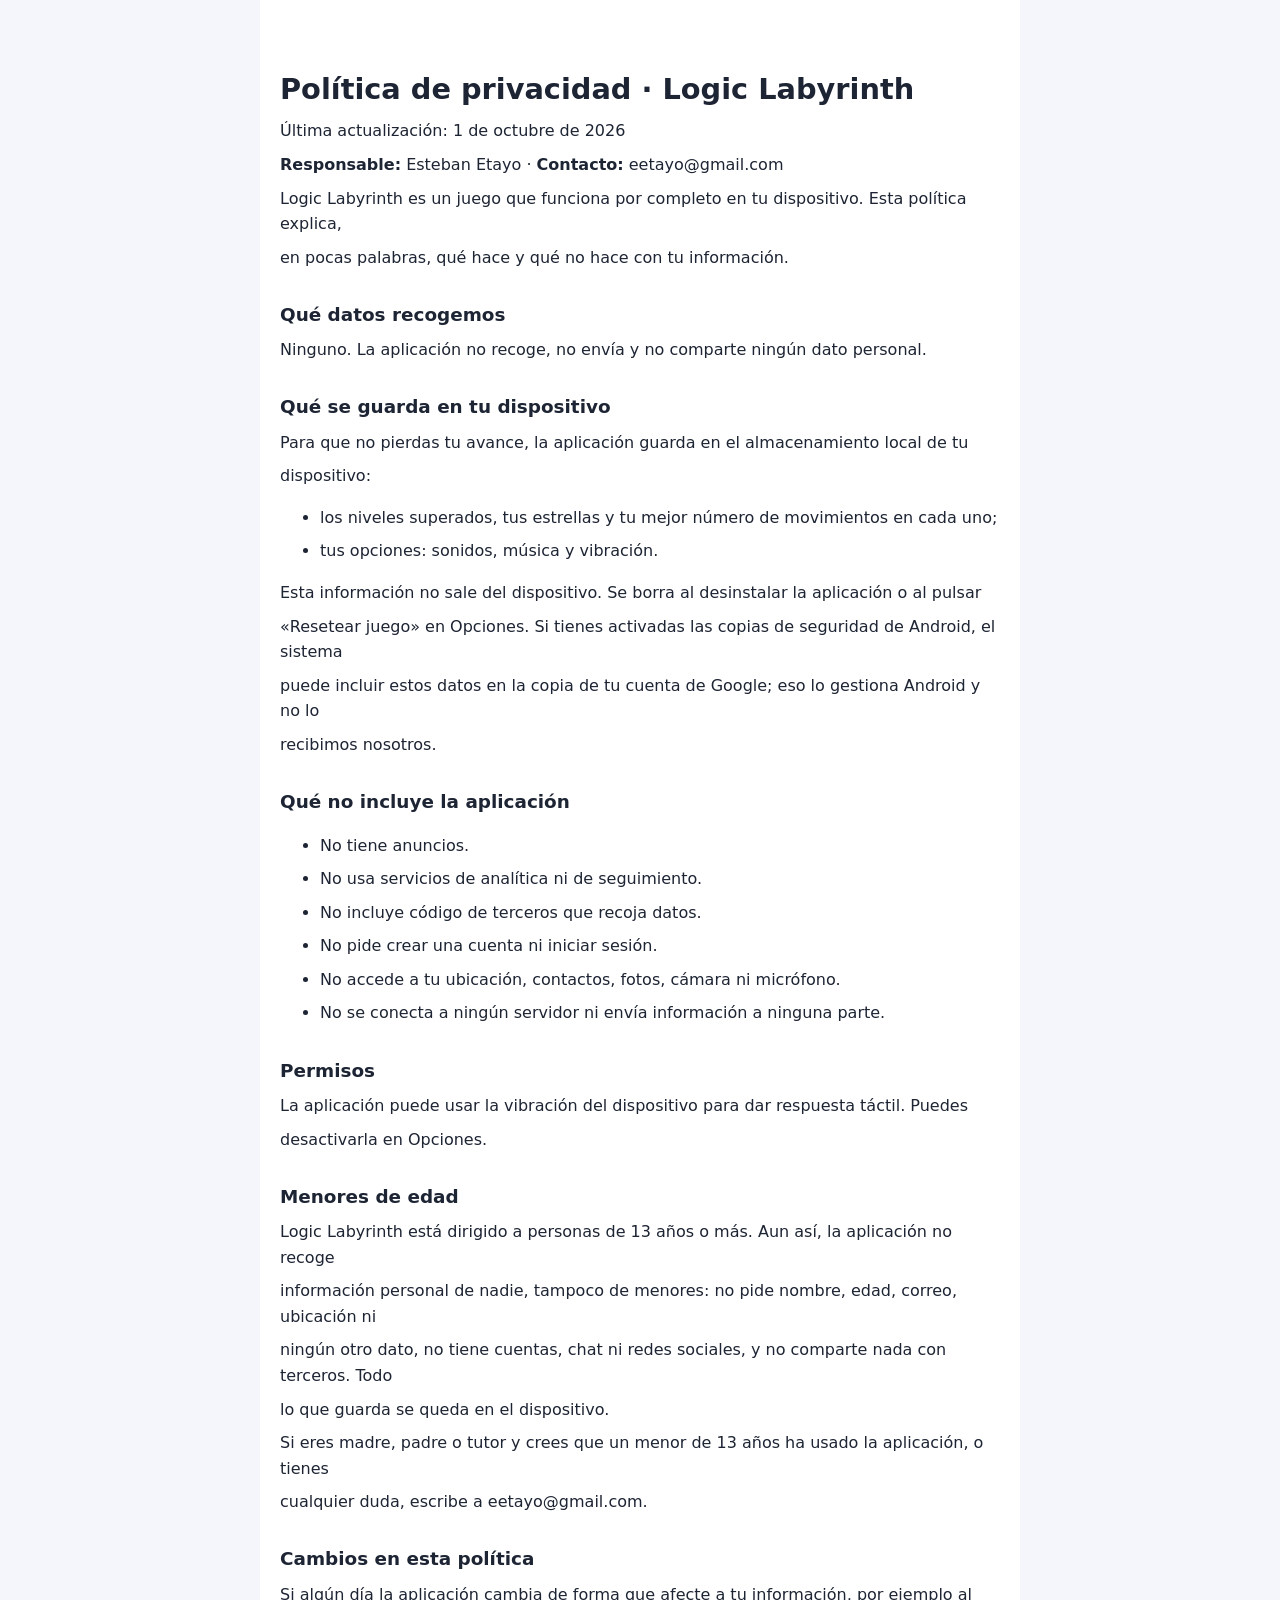
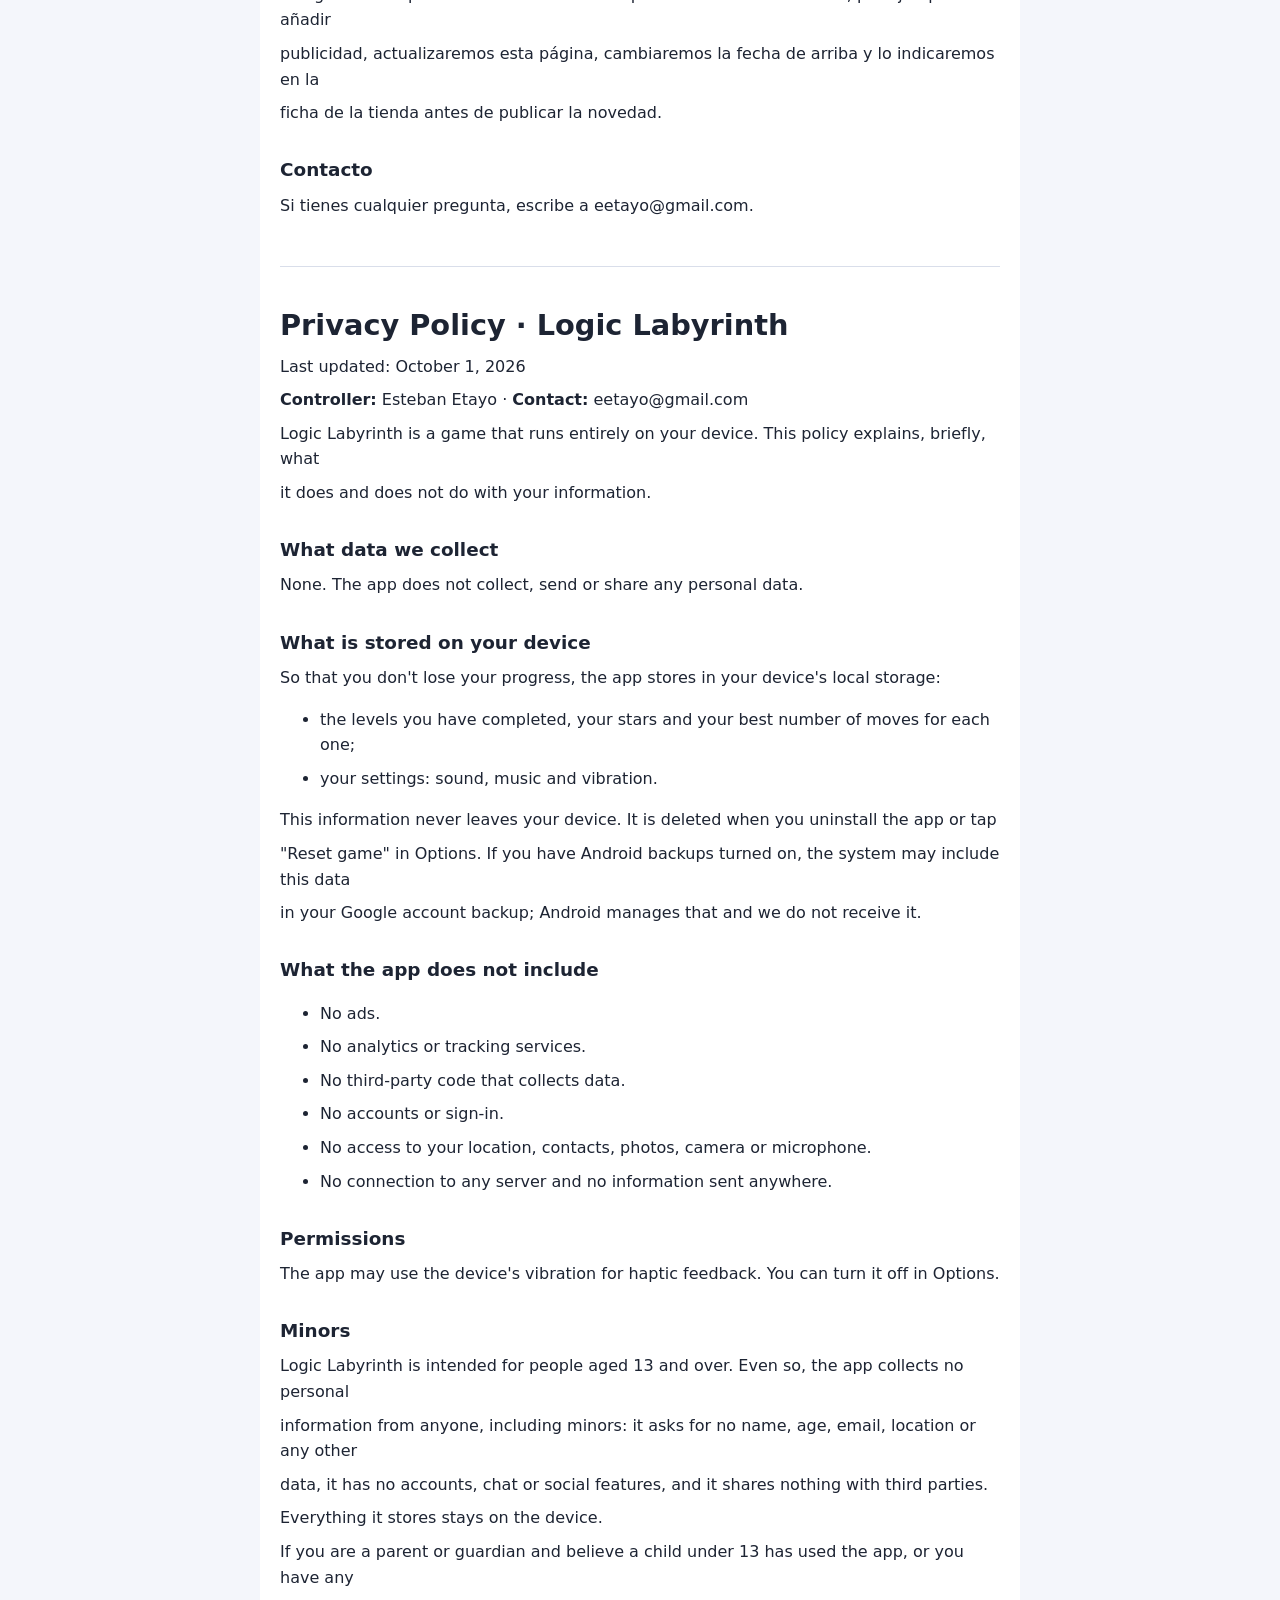
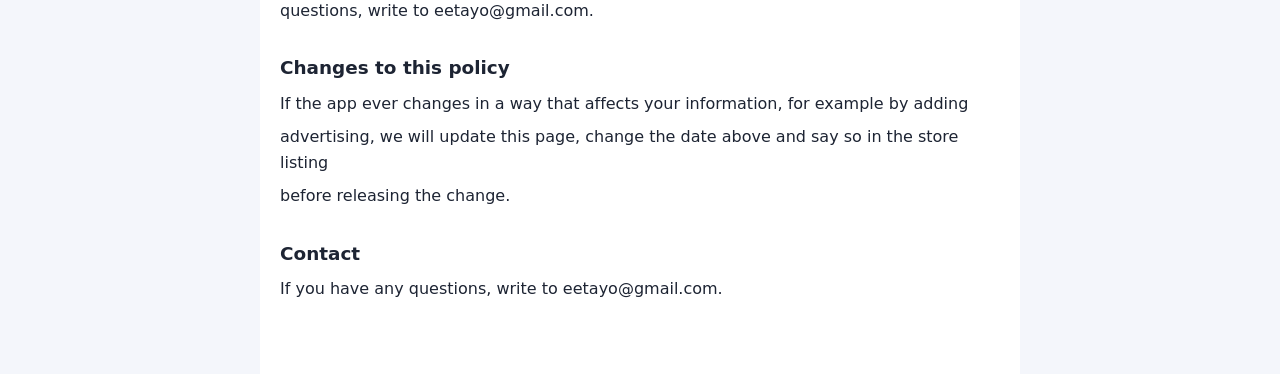
<file: index.html>
<!doctype html>
<meta charset="utf-8">
<meta http-equiv="refresh" content="0; url=privacy-policy.html">
<title>Logic Labyrinth</title>
<a href="privacy-policy.html">Política de privacidad · Privacy Policy</a>
</file>
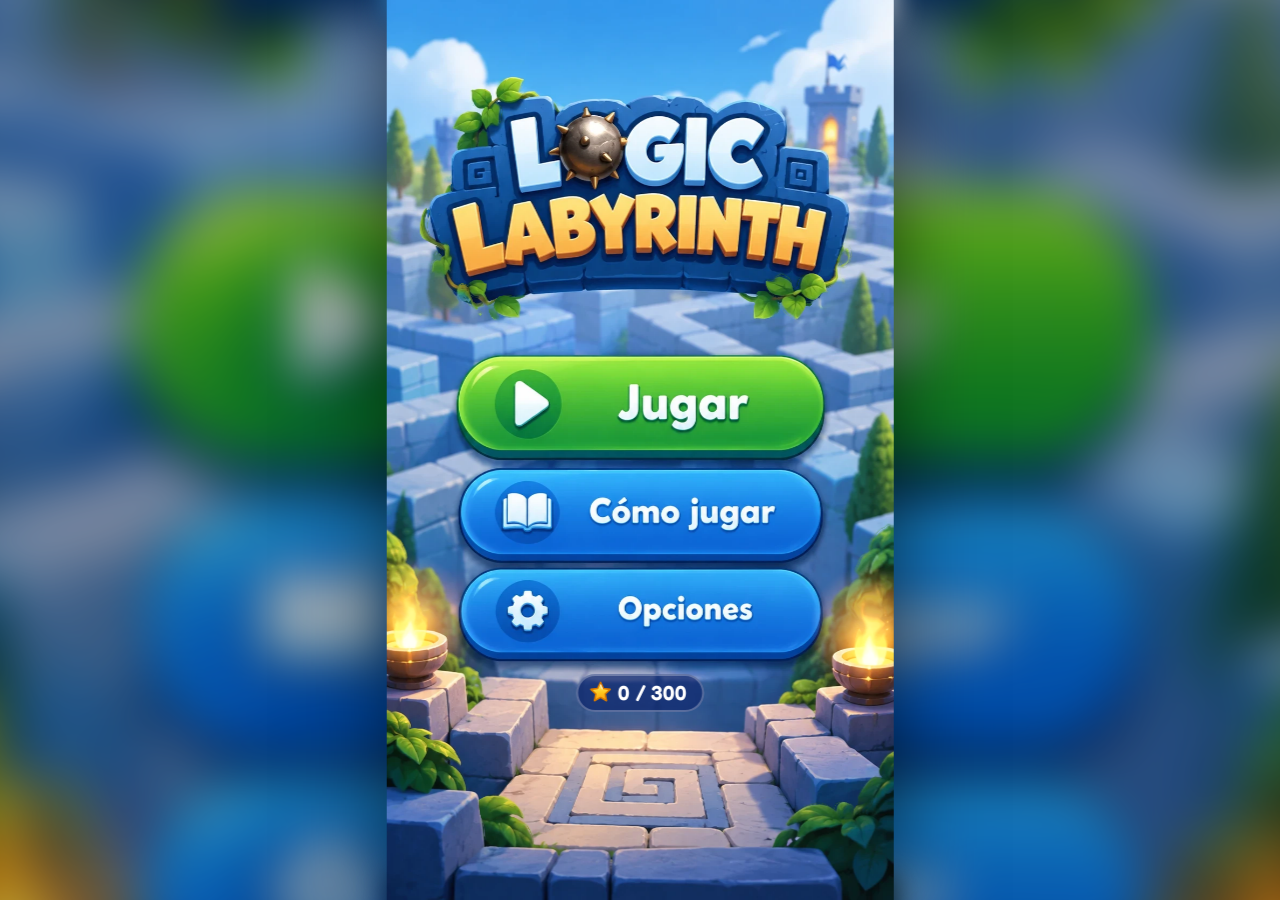
<file: version2/index.html>
<!doctype html>
<html lang="es">
<head>
  <meta charset="utf-8">
  <meta name="viewport" content="width=device-width, initial-scale=1, viewport-fit=cover, user-scalable=no">
  <meta name="theme-color" content="#1f56b8">
  <meta name="description" content="Logic Labyrinth: mueve todas las bolas a la vez y lleva una al agujero. 100 niveles de ingenio.">
  <meta name="apple-mobile-web-app-capable" content="yes">
  <meta name="apple-mobile-web-app-status-bar-style" content="black-translucent">
  <title>Logic Labyrinth</title>
  <link rel="manifest" href="manifest.webmanifest">
  <link rel="icon" href="icons/icon-192.png" type="image/png">
  <link rel="apple-touch-icon" href="icons/apple-touch-icon.png">
  <link rel="preload" as="font" type="font/ttf" href="fonts/Fredoka.ttf" crossorigin>
  <link rel="preload" as="image" href="img/menu.webp">
  <link rel="stylesheet" href="css/style.css">
</head>
<body>
  <div id="backdrop" aria-hidden="true"></div>
  <div class="ext" id="ext-top" aria-hidden="true"></div>
  <div class="ext" id="ext-bottom" aria-hidden="true"></div>

  <svg width="0" height="0" style="position:absolute" aria-hidden="true">
    <defs>
      <linearGradient id="g-gold" x1="0" y1="0" x2="0" y2="1"><stop offset="0" stop-color="#fff27a"/><stop offset=".55" stop-color="#ffc91f"/><stop offset="1" stop-color="#ff9d0a"/></linearGradient>
      <linearGradient id="g-grey" x1="0" y1="0" x2="0" y2="1"><stop offset="0" stop-color="#b9c4dd"/><stop offset="1" stop-color="#8793b4"/></linearGradient>
      <linearGradient id="g-lock" x1="0" y1="0" x2="0" y2="1"><stop offset="0" stop-color="#ffe98a"/><stop offset=".5" stop-color="#f3c23a"/><stop offset="1" stop-color="#c98a12"/></linearGradient>
    </defs>
    <symbol id="i-star" viewBox="0 0 48 48"><path d="M24 4.5l5.7 12 13 1.7-9.6 9 2.5 13L24 33.8 12.4 40.2l2.5-13-9.6-9 13-1.7z" fill="url(#g-gold)" stroke="#d97a00" stroke-width="3" stroke-linejoin="round"/><path d="M24 9.5l3.4 7.4" stroke="#fff" stroke-opacity=".7" stroke-width="2.6" stroke-linecap="round" fill="none"/></symbol>
    <symbol id="i-star-off" viewBox="0 0 48 48"><path d="M24 4.5l5.7 12 13 1.7-9.6 9 2.5 13L24 33.8 12.4 40.2l2.5-13-9.6-9 13-1.7z" fill="url(#g-grey)" stroke="#5a6691" stroke-width="3" stroke-linejoin="round"/></symbol>
    <symbol id="i-lock" viewBox="0 0 64 72"><path d="M17 32V22a15 15 0 0 1 30 0v10" fill="none" stroke="#a9700c" stroke-width="12" stroke-linecap="round"/><path d="M17 32V22a15 15 0 0 1 30 0v10" fill="none" stroke="#f6cf55" stroke-width="7" stroke-linecap="round"/><rect x="6" y="30" width="52" height="38" rx="9" fill="url(#g-lock)" stroke="#a9700c" stroke-width="3.5"/><rect x="11" y="34" width="42" height="6" rx="3" fill="#fff" fill-opacity=".45"/><circle cx="32" cy="46" r="5.5" fill="#2a1a05"/><path d="M29.5 48h5l2 12h-9z" fill="#2a1a05"/></symbol>
    <symbol id="i-bulb" viewBox="0 0 48 48"><path d="M24 4.5c-8.3 0-14.5 6.2-14.5 14 0 5.2 2.7 8.6 5.4 11.4 1.6 1.7 2.6 3.2 2.6 5.6h13c0-2.4 1-3.9 2.6-5.6 2.7-2.8 5.4-6.2 5.4-11.4 0-7.8-6.2-14-14.5-14z" fill="url(#g-gold)" stroke="#d97a00" stroke-width="2.6" stroke-linejoin="round"/><path d="M17 12.5c1.8-2.4 4.2-3.6 7-3.6" fill="none" stroke="#fff" stroke-opacity=".8" stroke-width="2.6" stroke-linecap="round"/><rect x="17" y="37" width="14" height="4" rx="2" fill="#dfe6f5" stroke="#5a6691" stroke-width="1.6"/><rect x="19" y="41.6" width="10" height="3.4" rx="1.7" fill="#b9c4dd" stroke="#5a6691" stroke-width="1.6"/></symbol>
    <symbol id="i-play" viewBox="0 0 24 24"><path d="M8 5.5v13l10.5-6.5z" fill="currentColor"/></symbol>
    <symbol id="i-restart" viewBox="0 0 24 24"><path d="M4.5 12a7.5 7.5 0 1 0 2.2-5.3M4.5 4v4h4" fill="none" stroke="currentColor" stroke-width="2.6" stroke-linecap="round" stroke-linejoin="round"/></symbol>
    <symbol id="i-grid" viewBox="0 0 24 24"><g fill="currentColor"><rect x="4" y="4" width="7" height="7" rx="2"/><rect x="13" y="4" width="7" height="7" rx="2"/><rect x="4" y="13" width="7" height="7" rx="2"/><rect x="13" y="13" width="7" height="7" rx="2"/></g></symbol>
    <symbol id="i-next" viewBox="0 0 24 24"><path d="M9 5l7 7-7 7" fill="none" stroke="currentColor" stroke-width="3" stroke-linecap="round" stroke-linejoin="round"/></symbol>
    <symbol id="i-prev" viewBox="0 0 24 24"><path d="M15 5l-7 7 7 7" fill="none" stroke="currentColor" stroke-width="3" stroke-linecap="round" stroke-linejoin="round"/></symbol>
  </svg>

  <main id="stage">
    <!-- INICIO: design/menu.webp. El logo y los tres botones son los del diseño. -->
    <section class="screen" id="home" style="background-image:url(img/menu.webp)">
      <i class="flame" style="--x:42;--y:1140"></i>
      <i class="flame" style="--x:898;--y:1162"></i>
      <i class="spark" style="--x:42;--y:1150;--dx:-26;--d:0.0s;--w:2.3s"></i>
      <i class="spark" style="--x:42;--y:1150;--dx:18;--d:0.5s;--w:2.9s"></i>
      <i class="spark" style="--x:42;--y:1150;--dx:-8;--d:1.1s;--w:2.0s"></i>
      <i class="spark" style="--x:42;--y:1150;--dx:30;--d:1.6s;--w:3.2s"></i>
      <i class="spark" style="--x:42;--y:1150;--dx:-34;--d:2.2s;--w:2.6s"></i>
      <i class="spark" style="--x:42;--y:1150;--dx:6;--d:2.7s;--w:2.2s"></i>
      <i class="spark" style="--x:898;--y:1172;--dx:-26;--d:0.0s;--w:2.3s"></i>
      <i class="spark" style="--x:898;--y:1172;--dx:18;--d:0.5s;--w:2.9s"></i>
      <i class="spark" style="--x:898;--y:1172;--dx:-8;--d:1.1s;--w:2.0s"></i>
      <i class="spark" style="--x:898;--y:1172;--dx:30;--d:1.6s;--w:3.2s"></i>
      <i class="spark" style="--x:898;--y:1172;--dx:-34;--d:2.2s;--w:2.6s"></i>
      <i class="spark" style="--x:898;--y:1172;--dx:6;--d:2.7s;--w:2.2s"></i>
      <button class="hit pill shine" data-go="levels" aria-label="Jugar" style="--x:133;--y:660;--w:676;--h:190"></button>
      <button class="hit pill" data-action="tutorial" aria-label="Cómo jugar" style="--x:133;--y:868;--w:676;--h:174"></button>
      <button class="hit pill" data-action="options" aria-label="Opciones" style="--x:133;--y:1054;--w:676;--h:172"></button>
      <p class="home-stars"><svg><use href="#i-star"/></svg><span id="home-stars">0</span> / 300</p>
    </section>

    <!-- NIVELES: design/niveles_madera.webp con título, casillas y puntos limpiados. -->
    <section class="screen" id="levels" style="background-image:url(img/levels.webp)">
      <i class="flame" style="--x:30;--y:1328"></i>
      <i class="flame" style="--x:905;--y:1332"></i>
      <i class="spark" style="--x:30;--y:1338;--dx:-22;--d:0.0s;--w:2.3s"></i>
      <i class="spark" style="--x:30;--y:1338;--dx:18;--d:0.5s;--w:2.9s"></i>
      <i class="spark" style="--x:30;--y:1338;--dx:-8;--d:1.1s;--w:2.0s"></i>
      <i class="spark" style="--x:30;--y:1338;--dx:28;--d:1.6s;--w:3.2s"></i>
      <i class="spark" style="--x:30;--y:1338;--dx:-30;--d:2.2s;--w:2.6s"></i>
      <i class="spark" style="--x:30;--y:1338;--dx:6;--d:2.7s;--w:2.2s"></i>
      <i class="spark" style="--x:905;--y:1342;--dx:-22;--d:0.0s;--w:2.3s"></i>
      <i class="spark" style="--x:905;--y:1342;--dx:18;--d:0.5s;--w:2.9s"></i>
      <i class="spark" style="--x:905;--y:1342;--dx:-8;--d:1.1s;--w:2.0s"></i>
      <i class="spark" style="--x:905;--y:1342;--dx:28;--d:1.6s;--w:3.2s"></i>
      <i class="spark" style="--x:905;--y:1342;--dx:-30;--d:2.2s;--w:2.6s"></i>
      <i class="spark" style="--x:905;--y:1342;--dx:6;--d:2.7s;--w:2.2s"></i>
      <button class="hit" data-go="home" aria-label="Menú" style="--x:52;--y:52;--w:282;--h:120;--r:40"></button>
      <div class="plaque">
        <h2 class="gold" id="levels-title" data-text="Madera">Madera</h2>
        <p class="plaque-sub" id="levels-stars">0 / 60 estrellas</p>
      </div>
      <div id="level-grid"></div>
      <div class="pager">
        <button class="pager-arrow" data-action="world-prev" aria-label="Mundo anterior"><svg><use href="#i-prev"/></svg></button>
        <div id="world-dots"></div>
        <button class="pager-arrow" data-action="world-next" aria-label="Mundo siguiente"><svg><use href="#i-next"/></svg></button>
      </div>
    </section>

    <!-- JUEGO: design/mundoN_*.webp. Marco, barra y botones son los del diseño. -->
    <section class="screen" id="game">
      <button class="hit" data-action="pause" aria-label="Pausa" style="--x:48;--y:110;--w:130;--h:132;--r:34"></button>
      <button class="hit" data-action="restart" aria-label="Reiniciar" style="--x:186;--y:110;--w:130;--h:132;--r:34"></button>
      <button class="hit" data-action="to-levels" aria-label="Volver a niveles" style="--x:762;--y:110;--w:134;--h:132;--r:34"></button>
      <div class="plate">
        <p class="plate-moves">Movimientos: <b id="hud-moves">0</b></p>
        <p class="plate-record">Récord: <span id="hud-record">0</span></p>
      </div>
      <canvas class="board" id="board" role="application" aria-label="Tablero. Usa las flechas, desliza o toca un lado para mover las bolas."></canvas>
      <button class="help-btn" id="help-btn" data-action="help" aria-label="Ayuda"><svg><use href="#i-bulb"/></svg><span>Ayuda</span></button>
      <div class="coach" id="coach" hidden>
        <p id="coach-text"></p>
        <button class="btn btn-green btn-sm" id="coach-next">Siguiente</button>
      </div>
    </section>

    <!-- MODALES -->
    <div class="modal" id="pause-modal" hidden>
      <div class="card">
        <h3 class="gold" data-text="Pausa">Pausa</h3>
        <button class="btn btn-green" data-action="resume"><svg><use href="#i-play"/></svg>Continuar</button>
        <button class="btn" data-action="restart"><svg><use href="#i-restart"/></svg>Reiniciar</button>
        <button class="btn" data-action="to-levels"><svg><use href="#i-grid"/></svg>Niveles</button>
        <div class="toggles">
          <label class="toggle"><span>Sonidos</span><input type="checkbox" data-setting="sound"><i></i></label>
          <label class="toggle"><span>Música</span><input type="checkbox" data-setting="music"><i></i></label>
        </div>
      </div>
    </div>

    <div class="modal" id="win-modal" hidden>
      <div class="confetti" aria-hidden="true"></div>
      <div class="card">
        <p class="kicker" id="win-kicker">Nivel 1</p>
        <h3 class="gold" id="win-title" data-text="¡Superado!">¡Superado!</h3>
        <div class="win-stars" id="win-stars">
          <span><svg class="off"><use href="#i-star-off"/></svg><svg class="on"><use href="#i-star"/></svg></span>
          <span><svg class="off"><use href="#i-star-off"/></svg><svg class="on"><use href="#i-star"/></svg></span>
          <span><svg class="off"><use href="#i-star-off"/></svg><svg class="on"><use href="#i-star"/></svg></span>
        </div>
        <p class="detail" id="win-detail"></p>
        <p class="detail small" id="win-help" hidden>Con pista el máximo son 2 estrellas.</p>
        <p class="best" id="win-best" hidden>¡Nuevo mejor resultado!</p>
        <button class="btn btn-green" data-action="next"><span id="next-label">Siguiente</span><svg><use href="#i-next"/></svg></button>
        <div class="row">
          <button class="btn btn-sm" data-action="restart"><svg><use href="#i-restart"/></svg>Repetir</button>
          <button class="btn btn-sm" data-action="to-levels"><svg><use href="#i-grid"/></svg>Niveles</button>
        </div>
      </div>
    </div>

    <div class="modal" id="help-modal" hidden>
      <div class="card">
        <h3 class="gold" data-text="Ayuda">Ayuda</h3>
        <p class="detail small" id="help-note"></p>
        <button class="btn btn-green btn-two" data-action="hint">
          <svg><use href="#i-bulb"/></svg>
          <span>Pista<small>El siguiente movimiento · máximo <svg><use href="#i-star"/></svg><svg><use href="#i-star"/></svg></small></span>
        </button>
        <button class="btn btn-two" data-action="solve">
          <svg><use href="#i-play"/></svg>
          <span>Resolver<small>Lo termino por ti · te llevas <svg><use href="#i-star"/></svg></small></span>
        </button>
        <button class="btn btn-sm btn-ghost" data-action="close-modal">Seguir solo</button>
      </div>
    </div>

    <div class="modal" id="options-modal" hidden>
      <div class="card">
        <h3 class="gold" data-text="Opciones">Opciones</h3>
        <div class="toggles column">
          <label class="toggle"><span>Sonidos</span><input type="checkbox" data-setting="sound"><i></i></label>
          <label class="toggle"><span>Música</span><input type="checkbox" data-setting="music"><i></i></label>
          <label class="toggle"><span>Vibración</span><input type="checkbox" data-setting="vibration"><i></i></label>
        </div>
        <button class="btn btn-sm" data-action="privacy">Política de privacidad</button>
        <p class="credits">Juego original: <b>Esteban Etayo</b> · Chocodroid, 2011</p>
        <button class="btn btn-sm btn-red" data-action="ask-reset">Resetear juego</button>
        <button class="btn btn-green" data-action="close-modal">Volver</button>
      </div>
    </div>

    <div class="modal" id="reset-modal" hidden>
      <div class="card">
        <h3 class="gold small" data-text="¿Resetear?">¿Resetear?</h3>
        <p class="detail">Se borrará todo tu progreso y tus estrellas.</p>
        <button class="btn btn-red" data-action="do-reset">Sí, borrar todo</button>
        <button class="btn" data-action="close-modal">Cancelar</button>
      </div>
    </div>

    <div class="toast" id="toast" hidden></div>
  </main>

  <script type="module" src="js/main.js"></script>
</body>
</html>
</file>
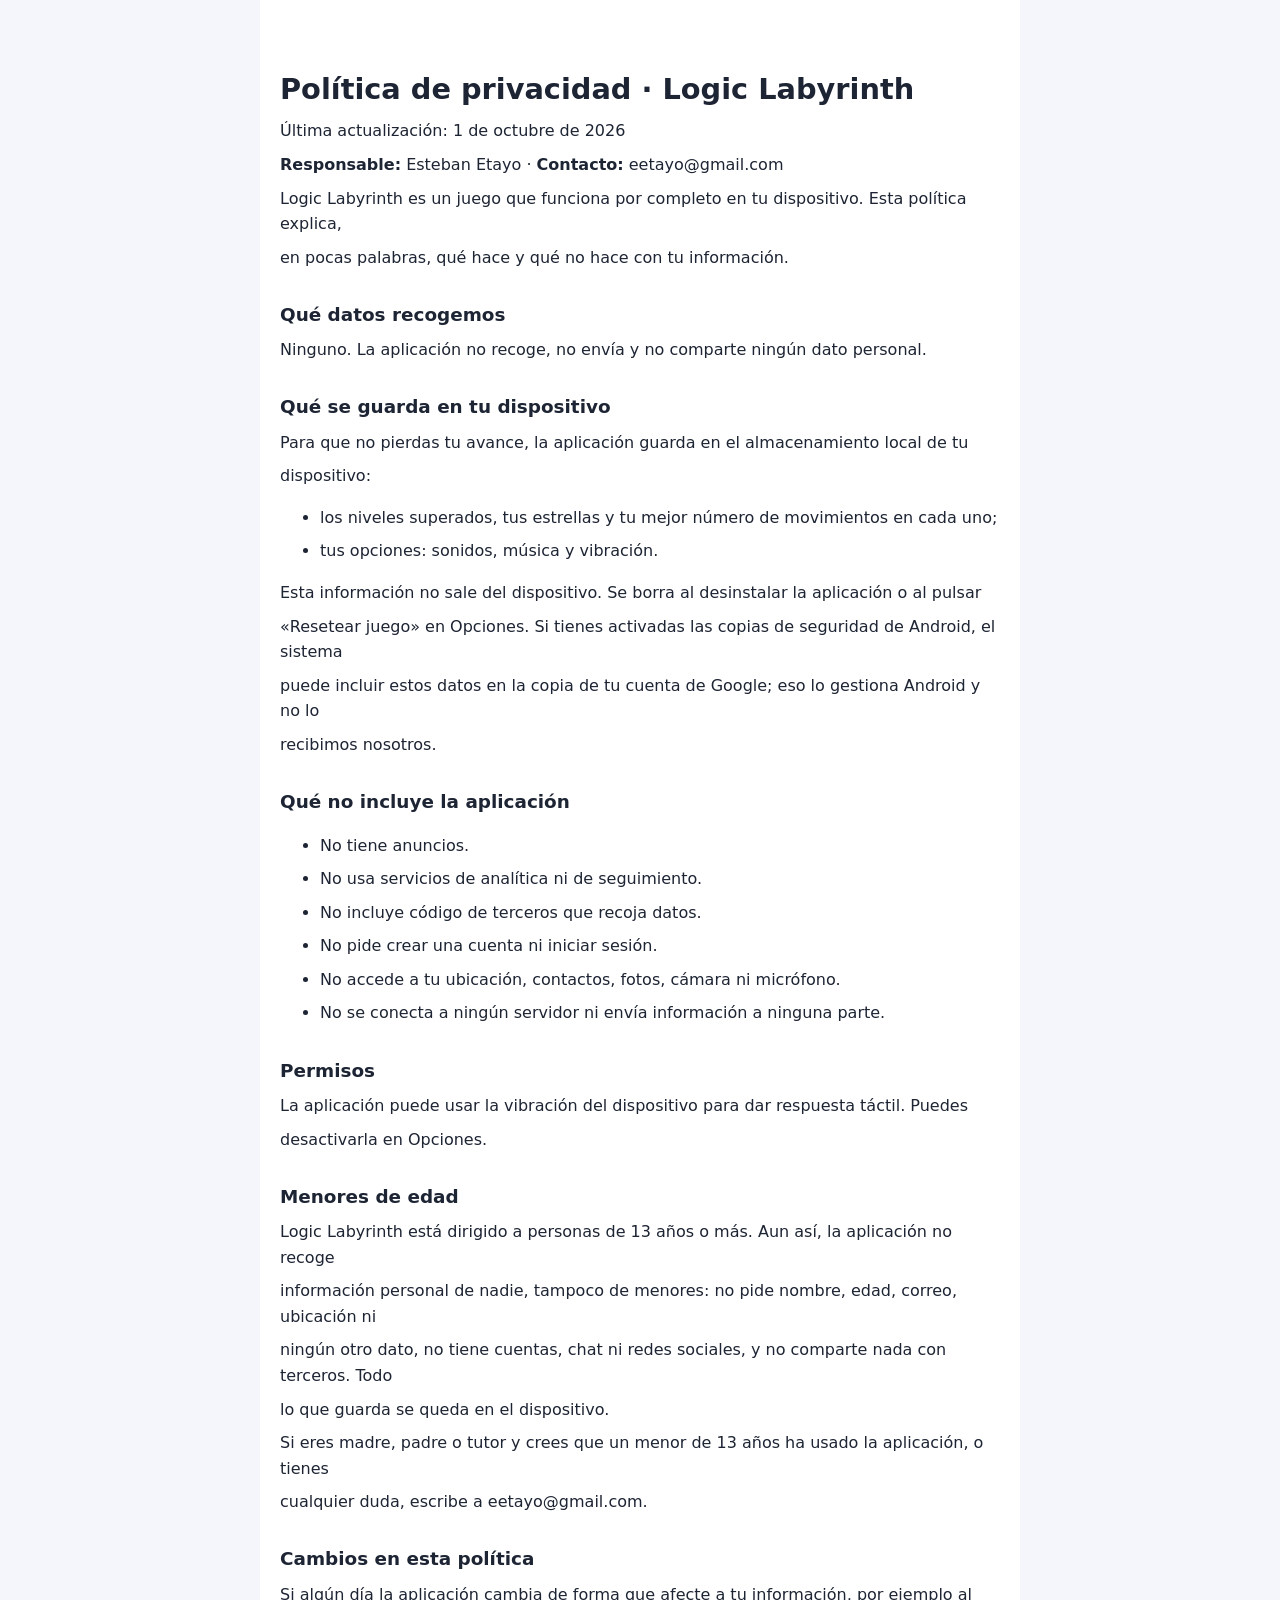
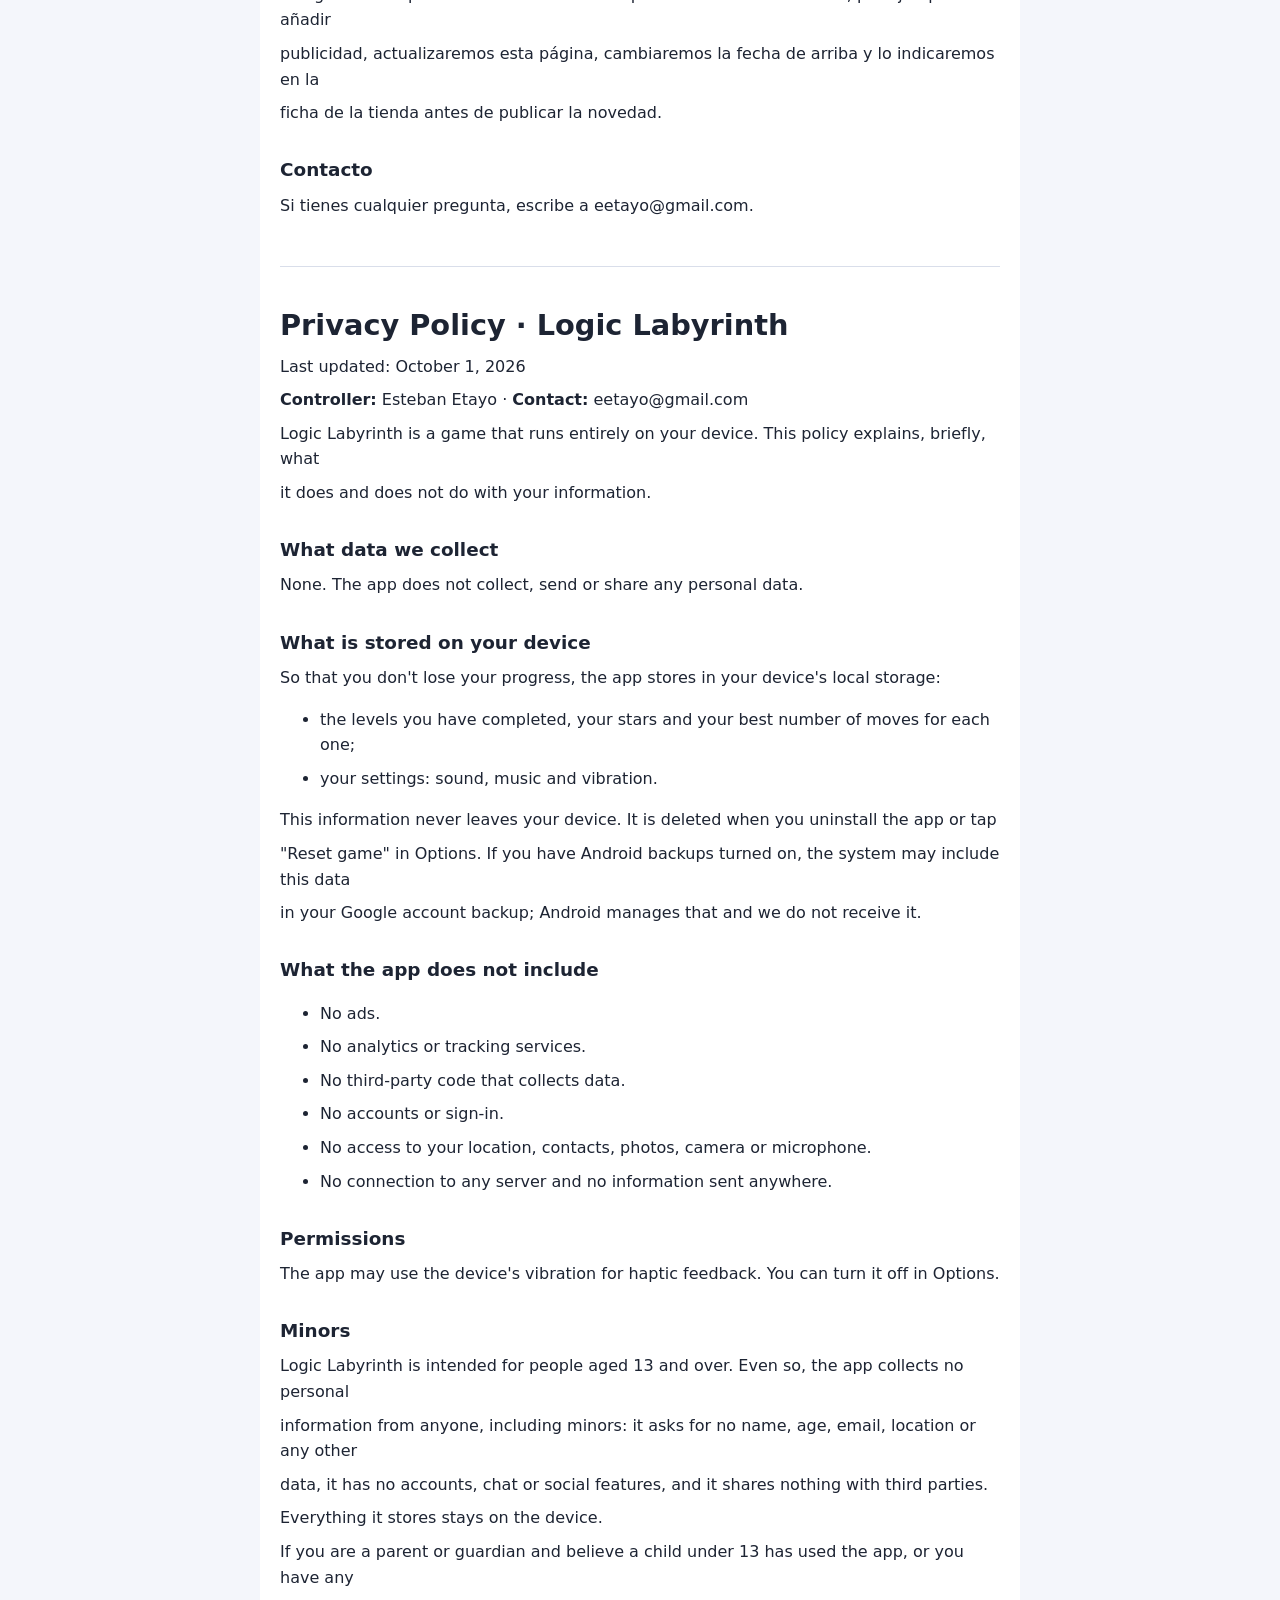
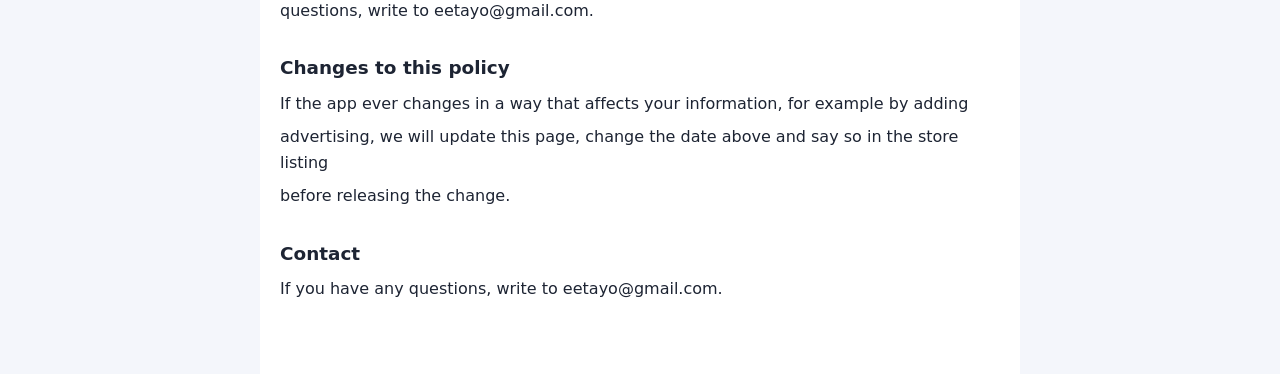
<file: privacy-policy.html>
<!doctype html>
<html lang="es">
<head>
<meta charset="utf-8">
<meta name="viewport" content="width=device-width, initial-scale=1">
<title>Política de privacidad · Logic Labyrinth</title>
<style>
  body { font: 16px/1.6 system-ui, -apple-system, 'Segoe UI', Roboto, sans-serif; color: #1d2433; background: #f4f6fb; margin: 0; }
  main { max-width: 720px; margin: 0 auto; padding: 32px 20px 64px; background: #fff; min-height: 100vh; }
  h1 { font-size: 1.8rem; margin: 1.4em 0 .4em; line-height: 1.2; }
  h2 { font-size: 1.15rem; margin: 1.6em 0 .3em; }
  p, li { margin: .5em 0; }
  code { background: #eef1f8; padding: 1px 6px; border-radius: 6px; font-size: .92em; }
  hr { border: 0; border-top: 1px solid #d9deea; margin: 3em 0 1em; }
  @media (prefers-color-scheme: dark) { body { background: #10141f; color: #e6e9f2; } main { background: #171c2b; } code { background: #232a3f; } hr { border-color: #2c3550; } }
</style>
</head>
<body>
<main>
<h1>Política de privacidad · Logic Labyrinth</h1>
<p>Última actualización: 1 de octubre de 2026</p>
<p><strong>Responsable:</strong> Esteban Etayo · <strong>Contacto:</strong> eetayo@gmail.com</p>
<p>Logic Labyrinth es un juego que funciona por completo en tu dispositivo. Esta política explica,</p>
<p>en pocas palabras, qué hace y qué no hace con tu información.</p>
<h2>Qué datos recogemos</h2>
<p>Ninguno. La aplicación no recoge, no envía y no comparte ningún dato personal.</p>
<h2>Qué se guarda en tu dispositivo</h2>
<p>Para que no pierdas tu avance, la aplicación guarda en el almacenamiento local de tu</p>
<p>dispositivo:</p>
<ul>
<li>los niveles superados, tus estrellas y tu mejor número de movimientos en cada uno;</li>
<li>tus opciones: sonidos, música y vibración.</li>
</ul>
<p>Esta información no sale del dispositivo. Se borra al desinstalar la aplicación o al pulsar</p>
<p>«Resetear juego» en Opciones. Si tienes activadas las copias de seguridad de Android, el sistema</p>
<p>puede incluir estos datos en la copia de tu cuenta de Google; eso lo gestiona Android y no lo</p>
<p>recibimos nosotros.</p>
<h2>Qué no incluye la aplicación</h2>
<ul>
<li>No tiene anuncios.</li>
<li>No usa servicios de analítica ni de seguimiento.</li>
<li>No incluye código de terceros que recoja datos.</li>
<li>No pide crear una cuenta ni iniciar sesión.</li>
<li>No accede a tu ubicación, contactos, fotos, cámara ni micrófono.</li>
<li>No se conecta a ningún servidor ni envía información a ninguna parte.</li>
</ul>
<h2>Permisos</h2>
<p>La aplicación puede usar la vibración del dispositivo para dar respuesta táctil. Puedes</p>
<p>desactivarla en Opciones.</p>
<h2>Menores de edad</h2>
<p>Logic Labyrinth está dirigido a personas de 13 años o más. Aun así, la aplicación no recoge</p>
<p>información personal de nadie, tampoco de menores: no pide nombre, edad, correo, ubicación ni</p>
<p>ningún otro dato, no tiene cuentas, chat ni redes sociales, y no comparte nada con terceros. Todo</p>
<p>lo que guarda se queda en el dispositivo.</p>
<p>Si eres madre, padre o tutor y crees que un menor de 13 años ha usado la aplicación, o tienes</p>
<p>cualquier duda, escribe a eetayo@gmail.com.</p>
<h2>Cambios en esta política</h2>
<p>Si algún día la aplicación cambia de forma que afecte a tu información, por ejemplo al añadir</p>
<p>publicidad, actualizaremos esta página, cambiaremos la fecha de arriba y lo indicaremos en la</p>
<p>ficha de la tienda antes de publicar la novedad.</p>
<h2>Contacto</h2>
<p>Si tienes cualquier pregunta, escribe a eetayo@gmail.com.</p>
<hr>
<h1>Privacy Policy · Logic Labyrinth</h1>
<p>Last updated: October 1, 2026</p>
<p><strong>Controller:</strong> Esteban Etayo · <strong>Contact:</strong> eetayo@gmail.com</p>
<p>Logic Labyrinth is a game that runs entirely on your device. This policy explains, briefly, what</p>
<p>it does and does not do with your information.</p>
<h2>What data we collect</h2>
<p>None. The app does not collect, send or share any personal data.</p>
<h2>What is stored on your device</h2>
<p>So that you don&#x27;t lose your progress, the app stores in your device&#x27;s local storage:</p>
<ul>
<li>the levels you have completed, your stars and your best number of moves for each one;</li>
<li>your settings: sound, music and vibration.</li>
</ul>
<p>This information never leaves your device. It is deleted when you uninstall the app or tap</p>
<p>&quot;Reset game&quot; in Options. If you have Android backups turned on, the system may include this data</p>
<p>in your Google account backup; Android manages that and we do not receive it.</p>
<h2>What the app does not include</h2>
<ul>
<li>No ads.</li>
<li>No analytics or tracking services.</li>
<li>No third-party code that collects data.</li>
<li>No accounts or sign-in.</li>
<li>No access to your location, contacts, photos, camera or microphone.</li>
<li>No connection to any server and no information sent anywhere.</li>
</ul>
<h2>Permissions</h2>
<p>The app may use the device&#x27;s vibration for haptic feedback. You can turn it off in Options.</p>
<h2>Minors</h2>
<p>Logic Labyrinth is intended for people aged 13 and over. Even so, the app collects no personal</p>
<p>information from anyone, including minors: it asks for no name, age, email, location or any other</p>
<p>data, it has no accounts, chat or social features, and it shares nothing with third parties.</p>
<p>Everything it stores stays on the device.</p>
<p>If you are a parent or guardian and believe a child under 13 has used the app, or you have any</p>
<p>questions, write to eetayo@gmail.com.</p>
<h2>Changes to this policy</h2>
<p>If the app ever changes in a way that affects your information, for example by adding</p>
<p>advertising, we will update this page, change the date above and say so in the store listing</p>
<p>before releasing the change.</p>
<h2>Contact</h2>
<p>If you have any questions, write to eetayo@gmail.com.</p>
</main>
</body>
</html>
</file>
<file: version2/css/style.css>
/* El juego es un "escenario" de proporción fija 941x1672 (la de los diseños de design/).
   Todo se coloca en píxeles del diseño multiplicados por --u, así que cada elemento cae
   exactamente sobre el arte pintado a cualquier tamaño de pantalla. */

/* Fredoka (SIL Open Font License, ver fonts/OFL.txt), incluida en el juego: no se pide a ningun servidor */
@font-face {
  font-family: 'Fredoka';
  src: url('../fonts/Fredoka.ttf') format('truetype');
  font-weight: 300 700;
  font-stretch: 75% 125%;
  font-display: swap;
}

:root {
  --font: 'Fredoka', ui-rounded, 'SF Pro Rounded', system-ui, -apple-system, 'Segoe UI', Roboto, sans-serif;
  --navy: #12327e;
  --ink: #3d2410;
  --ink-soft: rgba(61, 36, 16, 0.62);
}

* { box-sizing: border-box; -webkit-tap-highlight-color: transparent; }

html, body {
  margin: 0;
  height: 100%;
  overflow: hidden;
  overscroll-behavior: none;
  background: #0d1a3a;
}

body {
  font-family: var(--font);
  color: #fff;
  user-select: none;
  -webkit-user-select: none;
  touch-action: none;
}

/* Pantallas que no son 9:16. A los lados (tablet, ordenador): el mismo arte desenfocado.
   Arriba y abajo (casi todos los móviles): el arte continúa reflejado, sin costura. */
#backdrop {
  position: fixed;
  inset: -60px;
  background: var(--art) center / cover no-repeat;
  filter: blur(26px) brightness(0.72) saturate(1.15);
}

:root { --sh: min(100dvh, calc(100vw * 1672 / 941)); }

.ext {
  position: fixed;
  left: 50%;
  translate: -50% 0;
  height: var(--sh);
  aspect-ratio: 941 / 1672;
  background: var(--art) center / 100% 100% no-repeat;
  transform: scaleY(-1);
  filter: blur(14px) brightness(0.92);
  transition: filter 0.2s;
}
/* se solapan 24px bajo el escenario para que el desenfoque no deje borde */
#ext-top { bottom: calc(50% + var(--sh) / 2 - 24px); }
#ext-bottom { top: calc(50% + var(--sh) / 2 - 24px); }
body.dim .ext { filter: blur(14px) brightness(0.36); }

#stage {
  position: fixed;
  left: 50%;
  top: 50%;
  translate: -50% -50%;
  height: var(--sh);
  aspect-ratio: 941 / 1672;
  container-type: size;
  overflow: hidden;
}
@media (min-aspect-ratio: 941/1672) {
  #stage { box-shadow: 0 0 80px rgba(0, 0, 0, 0.6); }
}

.screen, .modal, .toast { --u: calc(100cqw / 941); }

svg { flex: none; }

/* ------------------------------------------------------------ pantallas */
.screen {
  position: absolute;
  inset: 0;
  background: center / 100% 100% no-repeat;
  opacity: 0;
  visibility: hidden;
  transition: opacity 0.3s ease, visibility 0s linear 0.3s;
}
.screen.active {
  opacity: 1;
  visibility: visible;
  transition: opacity 0.3s ease;
}

/* Zona pulsable invisible sobre un botón pintado en el diseño */
.hit {
  position: absolute;
  left: calc(var(--x) * var(--u));
  top: calc(var(--y) * var(--u));
  width: calc(var(--w) * var(--u));
  height: calc(var(--h) * var(--u));
  border-radius: calc(var(--r, 30) * var(--u));
  border: 0;
  padding: 0;
  background: transparent;
  cursor: pointer;
  transition: background 0.1s, box-shadow 0.1s;
}
.hit.pill { border-radius: 999px; }
.hit:hover { background: rgba(255, 255, 255, 0.08); }
.hit:active { background: rgba(0, 16, 60, 0.26); box-shadow: inset 0 calc(8 * var(--u)) calc(14 * var(--u)) rgba(0, 0, 0, 0.3); }
.hit:focus-visible, .btn:focus-visible, .level-tile:focus-visible, .pager button:focus-visible { outline: calc(6 * var(--u)) solid #ffe14a; outline-offset: calc(4 * var(--u)); }

/* Brillo que cruza el boton Jugar cada pocos segundos */
.hit.shine { overflow: hidden; }
.hit.shine::after {
  content: '';
  position: absolute;
  top: -20%;
  bottom: -20%;
  left: 0;
  width: 26%;
  background: linear-gradient(100deg, transparent, rgba(255, 255, 255, 0.55) 50%, transparent);
  transform: translateX(-160%) skewX(-18deg);
  animation: shine 3.6s ease-in-out infinite;
  pointer-events: none;
}
@keyframes shine { 0%, 55% { transform: translateX(-160%) skewX(-18deg); } 85%, 100% { transform: translateX(560%) skewX(-18deg); } }

/* Fondo animado por js/scenefx.js: la misma imagen, con el fuego, las plantas y la bandera vivos */
.scene-fx { position: absolute; inset: 0; width: 100%; height: 100%; }
.scene-fx[hidden] { display: none; }

/* Chispas que suben de las antorchas */
.spark {
  position: absolute;
  left: calc(var(--x) * var(--u));
  top: calc(var(--y) * var(--u));
  width: calc(7 * var(--u));
  height: calc(7 * var(--u));
  border-radius: 50%;
  background: #ffe9a8;
  box-shadow: 0 0 calc(10 * var(--u)) calc(3 * var(--u)) rgba(255, 170, 60, 0.9);
  opacity: 0;
  pointer-events: none;
  animation: spark var(--w) ease-out var(--d) infinite;
}
@keyframes spark {
  0% { opacity: 0; transform: translate(0, 0) scale(1); }
  12% { opacity: 1; }
  60% { opacity: 0.8; transform: translate(calc(var(--dx) * var(--u)), calc(-120 * var(--u))) scale(0.8); }
  100% { opacity: 0; transform: translate(calc(var(--dx) * -0.6 * var(--u)), calc(-210 * var(--u))) scale(0.3); }
}

/* Resplandor que parpadea sobre las antorchas pintadas del fondo */
.flame {
  position: absolute;
  left: calc(var(--x) * var(--u));
  top: calc(var(--y) * var(--u));
  width: calc(230 * var(--u));
  height: calc(230 * var(--u));
  translate: -50% -50%;
  border-radius: 50%;
  background: radial-gradient(circle, rgba(255, 214, 110, 0.75) 0%, rgba(255, 150, 40, 0.38) 32%, rgba(255, 120, 20, 0) 68%);
  mix-blend-mode: screen;
  pointer-events: none;
  animation: flicker 1.7s ease-in-out infinite;
}
.flame:nth-of-type(2) { animation-duration: 2.1s; animation-delay: -0.8s; }
@keyframes flicker {
  0%, 100% { opacity: 0.75; scale: 1; }
  18% { opacity: 1; scale: 1.12 1.2; }
  37% { opacity: 0.6; scale: 0.94; }
  58% { opacity: 0.95; scale: 1.08 1.14; }
  80% { opacity: 0.68; scale: 0.98; }
}

/* Texto dorado con borde azul oscuro, como los títulos del diseño */
.gold {
  position: relative;
  margin: 0;
  font-weight: 700;
  line-height: 1;
  letter-spacing: 0.01em;
  color: var(--navy);
  -webkit-text-stroke: 0.2em var(--navy);
  text-shadow: 0 0.09em 0 #0a1f57, 0 0.16em 0.12em rgba(0, 0, 0, 0.45);
}
.gold::after {
  content: attr(data-text);
  position: absolute;
  inset: 0;
  background: linear-gradient(180deg, #fff39a 8%, #ffd23a 45%, #ff9f12 88%);
  -webkit-background-clip: text;
  background-clip: text;
  color: transparent;
  -webkit-text-stroke: 0;
  text-shadow: none;
}

/* ------------------------------------------------------------ inicio */
.home-stars {
  position: absolute;
  left: 50%;
  top: calc(1252 * var(--u));
  translate: -50% 0;
  margin: 0;
  display: flex;
  align-items: center;
  gap: calc(10 * var(--u));
  padding: calc(8 * var(--u)) calc(28 * var(--u)) calc(8 * var(--u)) calc(18 * var(--u));
  border-radius: 999px;
  background: rgba(14, 40, 110, 0.72);
  border: calc(4 * var(--u)) solid rgba(255, 255, 255, 0.28);
  font-size: calc(38 * var(--u));
  font-weight: 600;
  white-space: nowrap;
}
.home-stars svg { width: calc(46 * var(--u)); height: calc(46 * var(--u)); }

/* ------------------------------------------------------------ niveles */
.plaque {
  position: absolute;
  left: calc(180 * var(--u));
  top: calc(196 * var(--u));
  width: calc(584 * var(--u));
  height: calc(222 * var(--u));
  display: flex;
  flex-direction: column;
  align-items: center;
  justify-content: center;
  gap: calc(12 * var(--u));
  text-align: center;
}
.plaque .gold { font-size: calc(118 * var(--u)); }
.plaque-sub {
  margin: 0;
  font-size: calc(44 * var(--u));
  font-weight: 700;
  color: #fff6d8;
  text-shadow: 0 calc(3 * var(--u)) 0 #0a1f57, 0 0 calc(10 * var(--u)) rgba(10, 31, 87, 0.9), calc(2 * var(--u)) 0 0 #0a1f57, calc(-2 * var(--u)) 0 0 #0a1f57;
}

.level-tile {
  position: absolute;
  left: calc(var(--x) * var(--u));
  top: calc(var(--y) * var(--u));
  width: calc(var(--w) * var(--u));
  height: calc(var(--h) * var(--u));
  padding: 0;
  border: 0;
  border-radius: calc(30 * var(--u));
  background: transparent;
  color: #fff;
  font: inherit;
  cursor: pointer;
  display: flex;
  flex-direction: column;
  align-items: center;
  justify-content: center;
  animation: tile-in 0.3s backwards;
}
@keyframes tile-in { from { opacity: 0; transform: scale(0.8); } }
.level-tile:active { background: rgba(0, 16, 60, 0.25); }
.level-tile .num {
  margin-top: calc(10 * var(--u));
  font-size: calc(70 * var(--u));
  font-weight: 700;
  line-height: 1;
  text-shadow: 0 calc(5 * var(--u)) 0 #0d2f86, 0 calc(2 * var(--u)) calc(2 * var(--u)) #0d2f86, calc(3 * var(--u)) 0 0 #0d2f86, calc(-3 * var(--u)) 0 0 #0d2f86, 0 calc(-3 * var(--u)) 0 #0d2f86;
}
.level-tile .stars { display: flex; margin-top: calc(2 * var(--u)); }
.level-tile .stars svg { width: calc(48 * var(--u)); height: calc(48 * var(--u)); margin: 0 calc(-2 * var(--u)); filter: drop-shadow(0 calc(3 * var(--u)) 0 rgba(8, 30, 90, 0.55)); }
.level-tile .lock { width: calc(92 * var(--u)); height: calc(104 * var(--u)); filter: drop-shadow(0 calc(5 * var(--u)) 0 rgba(8, 30, 90, 0.5)); }
.level-tile.locked { cursor: default; }
.level-tile.current { animation: tile-in 0.3s backwards, bob 1.5s ease-in-out 0.4s infinite; }
@keyframes bob { 50% { translate: 0 calc(-7 * var(--u)); } }
.level-tile.current::after {
  content: '';
  position: absolute;
  inset: calc(-2 * var(--u));
  border-radius: inherit;
  border: calc(7 * var(--u)) solid #ffe14a;
  box-shadow: 0 0 calc(26 * var(--u)) #ffd21f, inset 0 0 calc(18 * var(--u)) rgba(255, 225, 74, 0.5);
  animation: pulse 1.3s ease-in-out infinite;
}
@keyframes pulse { 50% { opacity: 0.35; } }

.pager {
  position: absolute;
  left: 0;
  right: 0;
  top: calc(1400 * var(--u));
  height: calc(70 * var(--u));
  display: flex;
  align-items: center;
  justify-content: center;
  gap: calc(26 * var(--u));
}
#world-dots { display: flex; align-items: center; gap: calc(18 * var(--u)); }
#world-dots button {
  width: calc(27 * var(--u));
  height: calc(27 * var(--u));
  padding: 0;
  border-radius: 50%;
  border: calc(3 * var(--u)) solid #b8c4e2;
  background: #eef2fb;
  box-shadow: 0 calc(3 * var(--u)) 0 rgba(10, 31, 87, 0.45);
  cursor: pointer;
  transition: transform 0.2s, background 0.2s;
}
#world-dots button.on { background: radial-gradient(circle at 35% 30%, #7fd0ff, #1587f2); border-color: #0e52c2; transform: scale(1.3); }
.pager-arrow {
  width: calc(78 * var(--u));
  height: calc(70 * var(--u));
  display: grid;
  place-items: center;
  padding: 0;
  border: calc(4 * var(--u)) solid #0f3f9e;
  border-radius: calc(24 * var(--u));
  background: linear-gradient(#4aa8ff, #1b62d8);
  box-shadow: inset 0 calc(4 * var(--u)) 0 rgba(255, 255, 255, 0.35), 0 calc(5 * var(--u)) 0 #0b2f7a;
  color: #fff;
  cursor: pointer;
}
.pager-arrow svg { width: calc(44 * var(--u)); height: calc(44 * var(--u)); }
.pager-arrow:active { translate: 0 calc(4 * var(--u)); box-shadow: inset 0 calc(4 * var(--u)) 0 rgba(255, 255, 255, 0.35), 0 calc(1 * var(--u)) 0 #0b2f7a; }
.pager-arrow:disabled { opacity: 0.35; cursor: default; }

/* ------------------------------------------------------------ juego */
.plate {
  position: absolute;
  left: calc(340 * var(--u));
  top: calc(113 * var(--u));
  width: calc(364 * var(--u));
  height: calc(122 * var(--u));
  display: flex;
  flex-direction: column;
  justify-content: center;
  color: var(--ink);
  pointer-events: none;
}
.plate p { margin: 0; white-space: nowrap; line-height: 1.12; }
.plate-moves { font-size: calc(46 * var(--u)); font-weight: 500; }
.plate-moves b { font-weight: 700; display: inline-block; font-variant-numeric: tabular-nums; }
.plate-moves b.bump { animation: bump 0.25s; }
@keyframes bump { 40% { transform: scale(1.35); } }
.plate-record { font-size: calc(44 * var(--u)); font-weight: 500; color: var(--ink-soft); }

.board {
  position: absolute;
  cursor: pointer;
  touch-action: none;
}
.board.shake { animation: shake 0.28s; }
@keyframes shake { 25% { translate: calc(-5 * var(--u)) calc(2 * var(--u)); } 50% { translate: calc(5 * var(--u)) calc(-2 * var(--u)); } 75% { translate: calc(-3 * var(--u)) 0; } }

.coach {
  position: absolute;
  left: calc(36 * var(--u));
  right: calc(36 * var(--u));
  top: calc(1282 * var(--u));
  min-height: calc(190 * var(--u));
  display: flex;
  align-items: center;
  gap: calc(24 * var(--u));
  padding: calc(26 * var(--u)) calc(30 * var(--u));
  border-radius: calc(40 * var(--u));
  background: linear-gradient(#fff8e6, #f3dfb4);
  border: calc(7 * var(--u)) solid #8a5a24;
  box-shadow: inset 0 calc(5 * var(--u)) 0 rgba(255, 255, 255, 0.8), 0 calc(14 * var(--u)) calc(30 * var(--u)) rgba(0, 0, 0, 0.45);
  color: var(--ink);
  animation: rise 0.35s ease;
}
.coach[hidden] { display: none; }
.coach p { margin: 0; flex: 1; font-size: calc(40 * var(--u)); font-weight: 500; line-height: 1.25; }
.coach p b { color: #c2410c; font-weight: 700; }
@keyframes rise { from { opacity: 0; transform: translateY(calc(30 * var(--u))); } }

/* Boton de ayuda, bajo el tablero */
.help-btn {
  position: absolute;
  left: 50%;
  top: calc(1276 * var(--u));
  translate: -50% 0;
  display: flex;
  align-items: center;
  gap: calc(12 * var(--u));
  height: calc(104 * var(--u));
  padding: 0 calc(38 * var(--u)) 0 calc(26 * var(--u));
  border-radius: 999px;
  border: calc(5 * var(--u)) solid #0f3f9e;
  background: linear-gradient(#55b0ff 0%, #2277ea 52%, #1a5fd0 100%);
  box-shadow: inset 0 calc(6 * var(--u)) 0 rgba(255, 255, 255, 0.38), 0 calc(8 * var(--u)) 0 #0b2f7a, 0 calc(16 * var(--u)) calc(22 * var(--u)) rgba(0, 0, 0, 0.4);
  color: #fff;
  font: inherit;
  font-size: calc(44 * var(--u));
  font-weight: 700;
  text-shadow: 0 calc(3 * var(--u)) 0 rgba(0, 0, 0, 0.28);
  cursor: pointer;
  transition: translate 0.08s, box-shadow 0.08s;
}
.help-btn[hidden] { display: none; }
.help-btn svg { width: calc(62 * var(--u)); height: calc(62 * var(--u)); filter: drop-shadow(0 calc(3 * var(--u)) 0 rgba(0, 0, 0, 0.3)); }
.help-btn:active { translate: -50% calc(6 * var(--u)); box-shadow: inset 0 calc(6 * var(--u)) 0 rgba(255, 255, 255, 0.38), 0 calc(2 * var(--u)) 0 #0b2f7a; }
/* el jugador parece atascado: la bombilla late */
.help-btn.nudge { animation: nudge 1.4s ease-in-out infinite; }
.help-btn.nudge svg { filter: drop-shadow(0 0 calc(14 * var(--u)) #ffe14a); }
@keyframes nudge { 0%, 100% { scale: 1; } 50% { scale: 1.1; } }

/* ------------------------------------------------------------ botones de los paneles */
.btn {
  font: inherit;
  font-weight: 700;
  font-size: calc(52 * var(--u));
  color: #fff;
  text-shadow: 0 calc(3 * var(--u)) 0 rgba(0, 0, 0, 0.28);
  display: flex;
  align-items: center;
  justify-content: center;
  gap: calc(16 * var(--u));
  min-height: calc(116 * var(--u));
  padding: 0 calc(44 * var(--u));
  border-radius: 999px;
  border: calc(5 * var(--u)) solid #0f3f9e;
  background: linear-gradient(#55b0ff 0%, #2277ea 52%, #1a5fd0 100%);
  box-shadow: inset 0 calc(7 * var(--u)) 0 rgba(255, 255, 255, 0.38), 0 calc(10 * var(--u)) 0 #0b2f7a, 0 calc(18 * var(--u)) calc(22 * var(--u)) rgba(0, 0, 0, 0.35);
  cursor: pointer;
  transition: translate 0.08s, box-shadow 0.08s, filter 0.15s;
}
.btn svg { width: calc(54 * var(--u)); height: calc(54 * var(--u)); filter: drop-shadow(0 calc(3 * var(--u)) 0 rgba(0, 0, 0, 0.25)); }
.btn:hover { filter: brightness(1.07); }
.btn:active { translate: 0 calc(8 * var(--u)); box-shadow: inset 0 calc(7 * var(--u)) 0 rgba(255, 255, 255, 0.38), 0 calc(2 * var(--u)) 0 #0b2f7a; }
.btn-green { border-color: #1b7a10; background: linear-gradient(#a2f04a 0%, #56c81e 52%, #3aa512 100%); box-shadow: inset 0 calc(7 * var(--u)) 0 rgba(255, 255, 255, 0.4), 0 calc(10 * var(--u)) 0 #17600c, 0 calc(18 * var(--u)) calc(22 * var(--u)) rgba(0, 0, 0, 0.35); }
.btn-green:active { box-shadow: inset 0 calc(7 * var(--u)) 0 rgba(255, 255, 255, 0.4), 0 calc(2 * var(--u)) 0 #17600c; }
.btn-red { border-color: #8e1414; background: linear-gradient(#ff8a70 0%, #ea3d2c 52%, #c9261a 100%); box-shadow: inset 0 calc(7 * var(--u)) 0 rgba(255, 255, 255, 0.35), 0 calc(10 * var(--u)) 0 #6e0f0f, 0 calc(18 * var(--u)) calc(22 * var(--u)) rgba(0, 0, 0, 0.35); }
.btn-red:active { box-shadow: inset 0 calc(7 * var(--u)) 0 rgba(255, 255, 255, 0.35), 0 calc(2 * var(--u)) 0 #6e0f0f; }
.btn-sm { font-size: calc(40 * var(--u)); min-height: calc(90 * var(--u)); padding: 0 calc(32 * var(--u)); }
.btn-sm svg { width: calc(42 * var(--u)); height: calc(42 * var(--u)); }
/* boton con titulo y una linea explicativa debajo */
.btn-two { justify-content: flex-start; min-height: calc(140 * var(--u)); padding: 0 calc(36 * var(--u)); gap: calc(24 * var(--u)); text-align: left; }
.btn-two > svg { width: calc(70 * var(--u)); height: calc(70 * var(--u)); }
.btn-two span { display: flex; flex-direction: column; line-height: 1.1; }
.btn-two small { margin-top: calc(6 * var(--u)); font-size: calc(28 * var(--u)); font-weight: 500; opacity: 0.95; text-shadow: none; white-space: nowrap; }
.btn-two small svg { width: calc(32 * var(--u)); height: calc(32 * var(--u)); filter: none; vertical-align: calc(-6 * var(--u)); }
.btn-ghost { background: rgba(10, 30, 90, 0.45); border-color: rgba(255, 255, 255, 0.35); box-shadow: none; }
.btn-ghost:active { box-shadow: none; translate: 0 calc(3 * var(--u)); }
.row { display: flex; gap: calc(22 * var(--u)); }
.row .btn { flex: 1; }

/* ------------------------------------------------------------ modales */
.modal {
  position: absolute;
  inset: 0;
  z-index: 10;
  display: grid;
  place-items: center;
  background: rgba(6, 16, 46, 0.62);
  backdrop-filter: blur(5px);
  -webkit-backdrop-filter: blur(5px);
  animation: fade 0.22s ease;
}
.modal[hidden] { display: none; }
@keyframes fade { from { opacity: 0; } }
.card {
  width: calc(760 * var(--u));
  display: flex;
  flex-direction: column;
  gap: calc(30 * var(--u));
  padding: calc(56 * var(--u)) calc(50 * var(--u)) calc(60 * var(--u));
  border-radius: calc(64 * var(--u));
  text-align: center;
  background: linear-gradient(#4a8cf0 0%, #2f66cc 40%, #2450ae 100%);
  border: calc(9 * var(--u)) solid #143480;
  box-shadow: inset 0 calc(8 * var(--u)) 0 rgba(255, 255, 255, 0.3), inset 0 calc(-10 * var(--u)) 0 rgba(8, 28, 90, 0.35), 0 calc(30 * var(--u)) calc(80 * var(--u)) rgba(0, 0, 0, 0.6);
  animation: card-in 0.4s cubic-bezier(0.2, 1.4, 0.4, 1);
}
@keyframes card-in { from { opacity: 0; transform: scale(0.8) translateY(calc(40 * var(--u))); } }
.card .gold { font-size: calc(104 * var(--u)); margin: calc(6 * var(--u)) 0 calc(10 * var(--u)); }
.card .gold.small { font-size: calc(84 * var(--u)); }
.card p { margin: 0; }
.kicker { font-size: calc(36 * var(--u)); font-weight: 600; letter-spacing: 0.16em; text-transform: uppercase; color: #cfe2ff; }
.detail { font-size: calc(42 * var(--u)); font-weight: 500; color: #eaf2ff; line-height: 1.25; }
.detail.small { font-size: calc(34 * var(--u)); color: #cfe2ff; }
.best { font-size: calc(40 * var(--u)); font-weight: 700; color: #ffe14a; }
.credits { font-size: calc(32 * var(--u)); color: #cfe2ff; }
.credits b { color: #fff; }

/* confeti del panel de victoria: las piezas las crea main.js */
.confetti { position: absolute; inset: 0; overflow: hidden; pointer-events: none; }
.confetti i {
  position: absolute;
  top: -4%;
  width: calc(18 * var(--u));
  height: calc(28 * var(--u));
  border-radius: calc(4 * var(--u));
  animation: confetti-fall linear forwards;
}
@keyframes confetti-fall {
  to { transform: translate3d(var(--dx), 110cqh, 0) rotate(var(--rot)) rotateY(1080deg); }
}

.win-stars { display: flex; justify-content: center; align-items: flex-end; gap: calc(6 * var(--u)); margin: calc(-6 * var(--u)) 0; }
.win-stars span { position: relative; width: calc(160 * var(--u)); height: calc(160 * var(--u)); }
.win-stars span:nth-child(2) { width: calc(200 * var(--u)); height: calc(200 * var(--u)); }
.win-stars svg { position: absolute; inset: 0; width: 100%; height: 100%; filter: drop-shadow(0 calc(6 * var(--u)) 0 rgba(8, 28, 90, 0.5)); }
.win-stars .on { display: none; }
.win-stars span.got .on { display: block; animation: star-in 0.5s cubic-bezier(0.2, 1.6, 0.4, 1) backwards; animation-delay: inherit; }
@keyframes star-in { from { transform: scale(0) rotate(-50deg); } }

.toggles { display: flex; justify-content: space-around; gap: calc(30 * var(--u)); }
.toggles.column { flex-direction: column; gap: 0; padding: 0 calc(16 * var(--u)); }
.toggle {
  display: flex;
  align-items: center;
  justify-content: space-between;
  gap: calc(20 * var(--u));
  min-height: calc(96 * var(--u));
  font-size: calc(42 * var(--u));
  font-weight: 600;
  text-shadow: 0 calc(2 * var(--u)) 0 rgba(8, 28, 90, 0.5);
  cursor: pointer;
}
.toggles.column .toggle + .toggle { border-top: calc(3 * var(--u)) solid rgba(255, 255, 255, 0.16); }
.toggle input { position: absolute; opacity: 0; pointer-events: none; }
.toggle i {
  flex: none;
  position: relative;
  width: calc(116 * var(--u));
  height: calc(62 * var(--u));
  border-radius: 999px;
  background: #163a86;
  border: calc(4 * var(--u)) solid #0d2766;
  box-shadow: inset 0 calc(4 * var(--u)) calc(6 * var(--u)) rgba(0, 0, 0, 0.4);
  transition: background 0.2s;
}
.toggle i::after {
  content: '';
  position: absolute;
  top: calc(3 * var(--u));
  left: calc(3 * var(--u));
  width: calc(48 * var(--u));
  height: calc(48 * var(--u));
  border-radius: 50%;
  background: linear-gradient(#fff, #d5ddf0);
  box-shadow: 0 calc(3 * var(--u)) calc(5 * var(--u)) rgba(0, 0, 0, 0.4);
  transition: transform 0.2s;
}
.toggle input:checked + i { background: linear-gradient(#8fe83a, #3aa512); border-color: #1b7a10; }
.toggle input:checked + i::after { transform: translateX(calc(54 * var(--u))); }
.toggle input:focus-visible + i { outline: calc(5 * var(--u)) solid #ffe14a; }

.toast {
  position: absolute;
  left: 50%;
  translate: -50% 0;
  bottom: calc(56 * var(--u));
  z-index: 20;
  max-width: 88%;
  padding: calc(22 * var(--u)) calc(40 * var(--u));
  border-radius: 999px;
  background: rgba(8, 22, 66, 0.92);
  border: calc(4 * var(--u)) solid rgba(255, 255, 255, 0.3);
  font-size: calc(36 * var(--u));
  font-weight: 600;
  text-align: center;
  animation: rise 0.3s ease;
}
.toast[hidden] { display: none; }

@media (prefers-reduced-motion: reduce) {
  *, *::before, *::after { animation-duration: 0.01ms !important; transition-duration: 0.01ms !important; }
}
</file>
